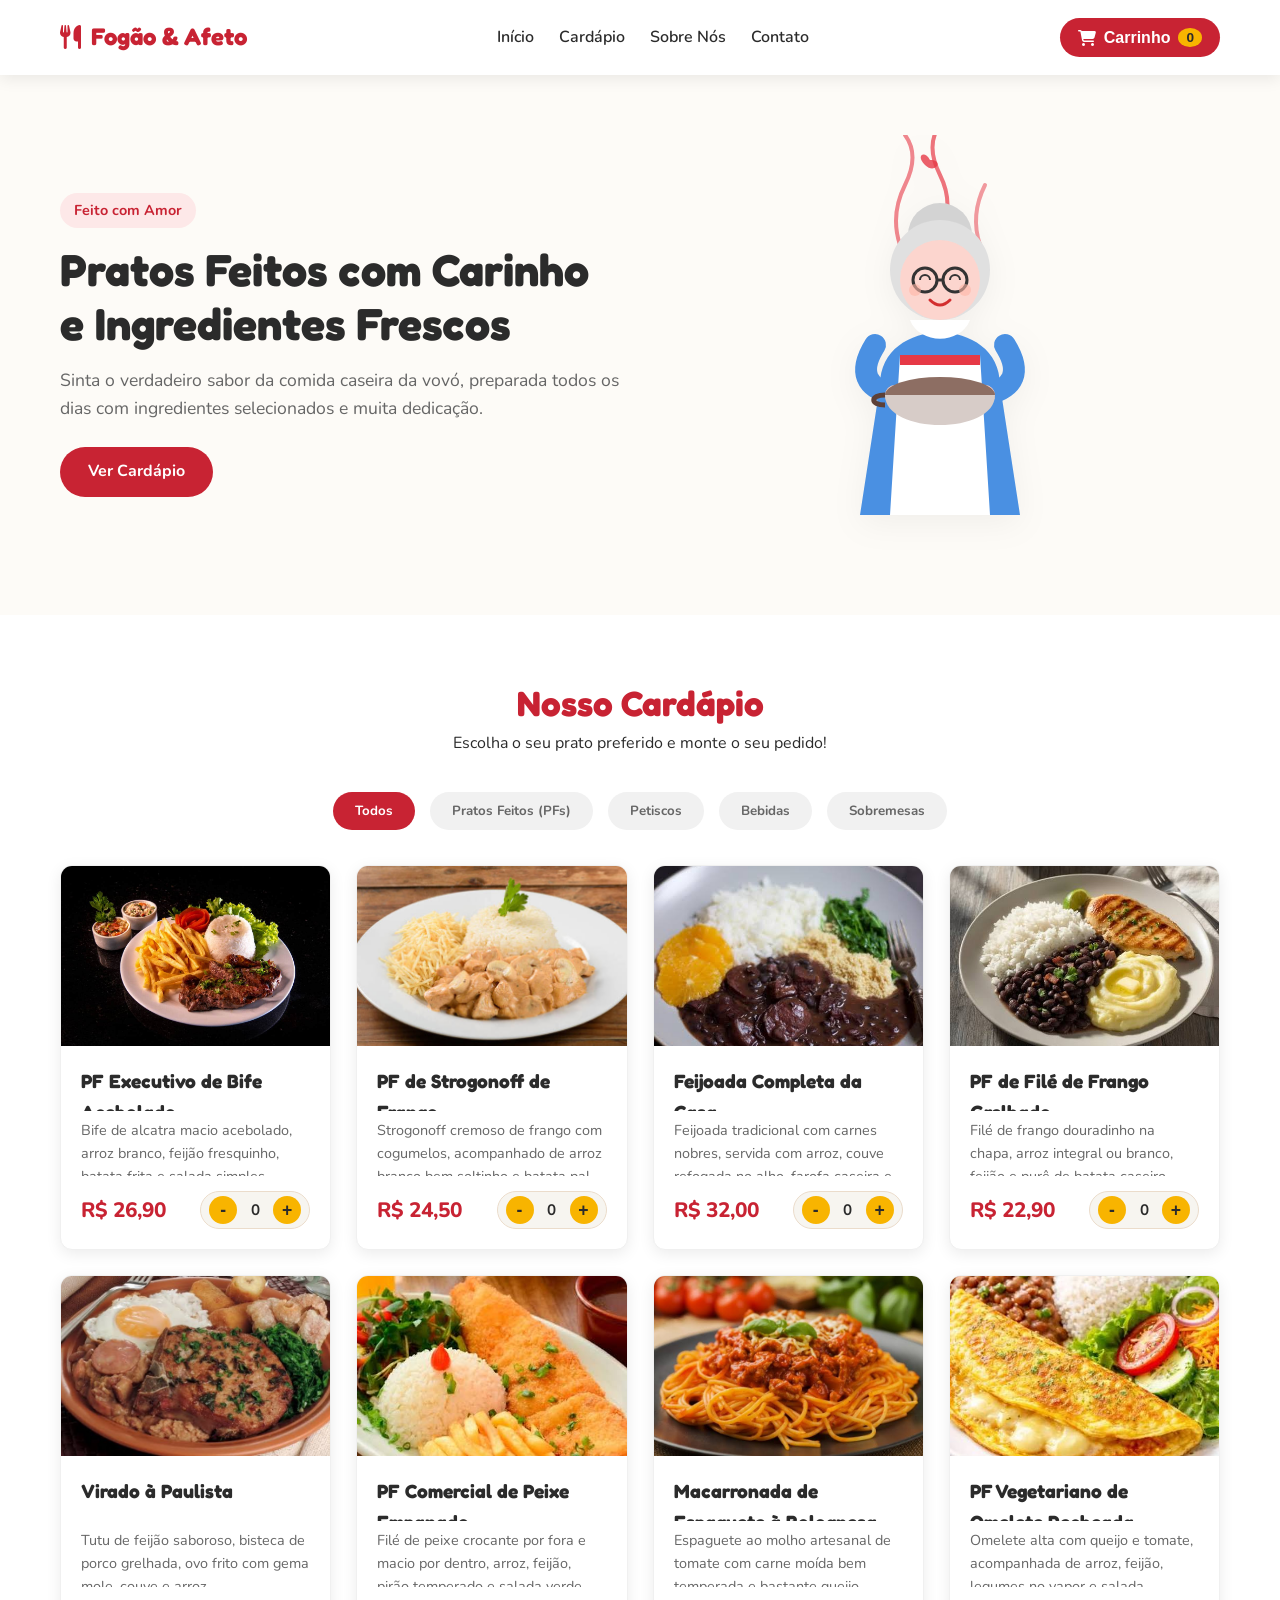
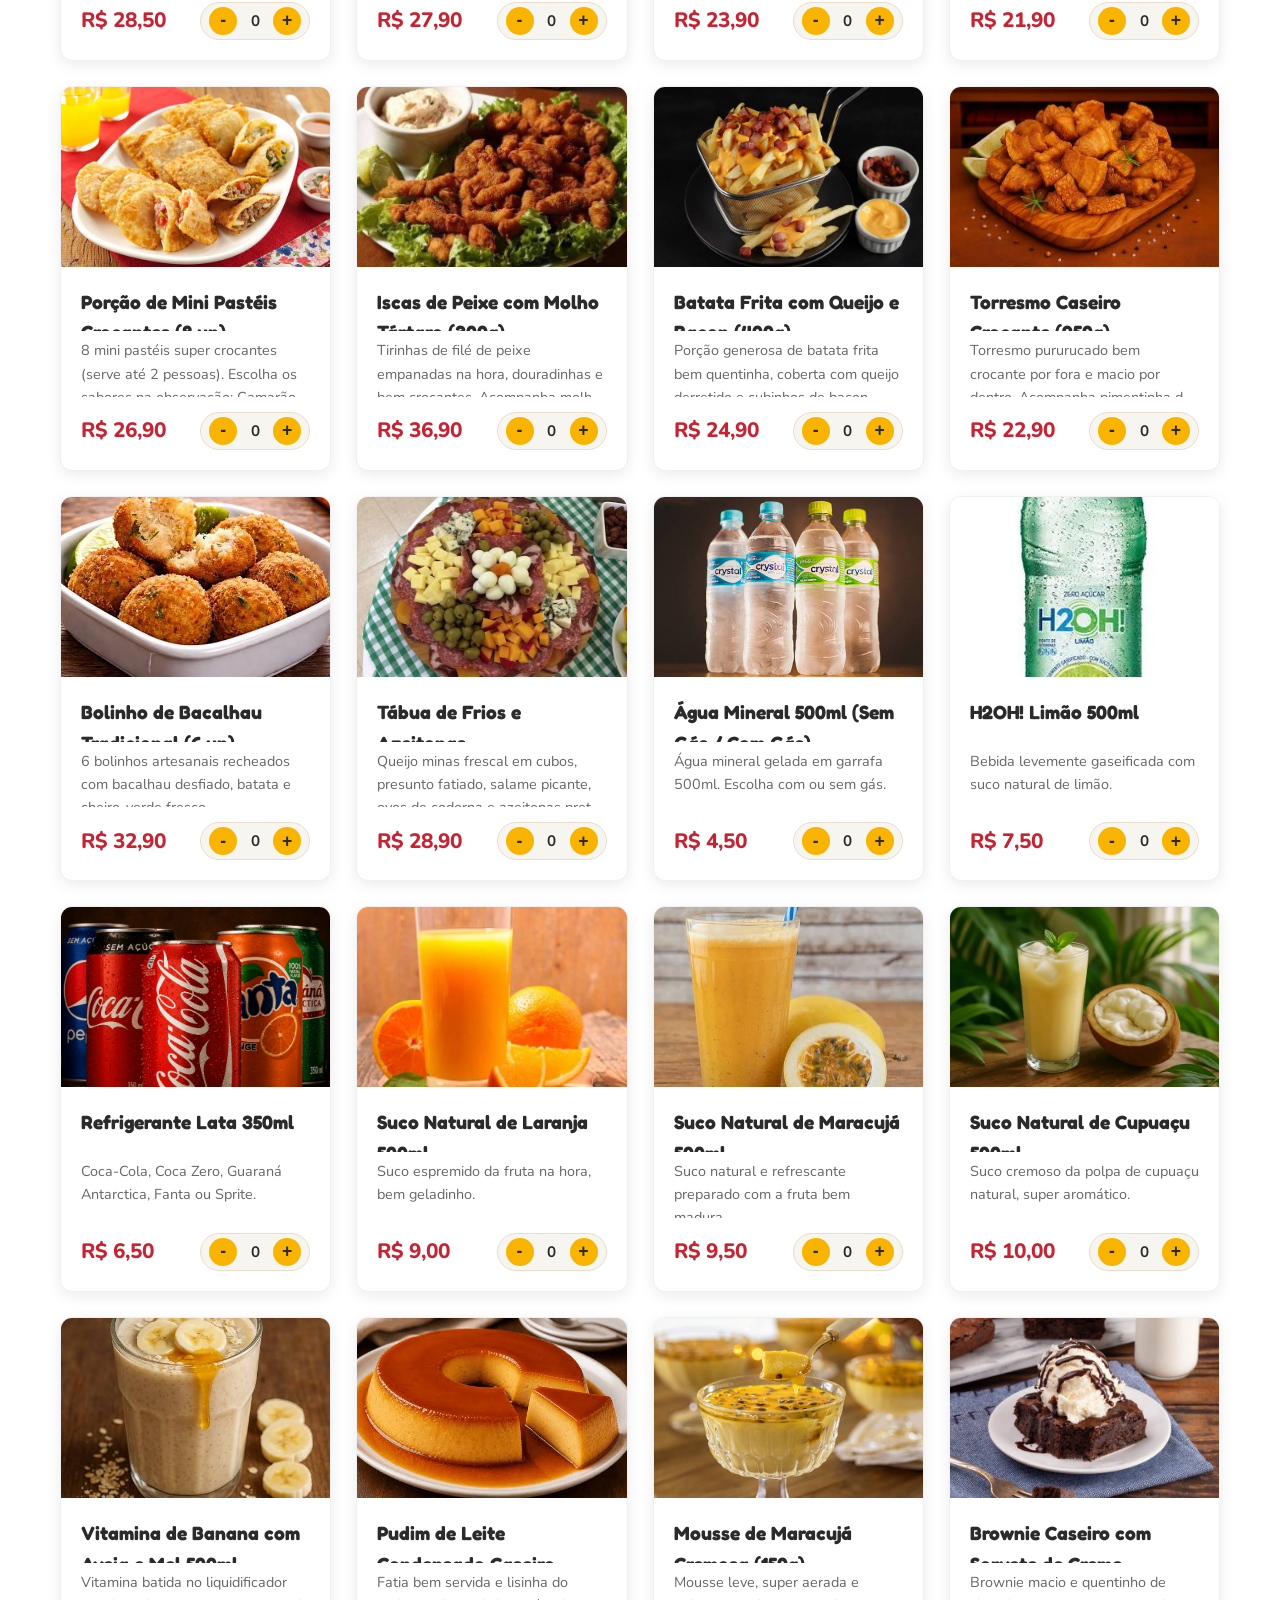
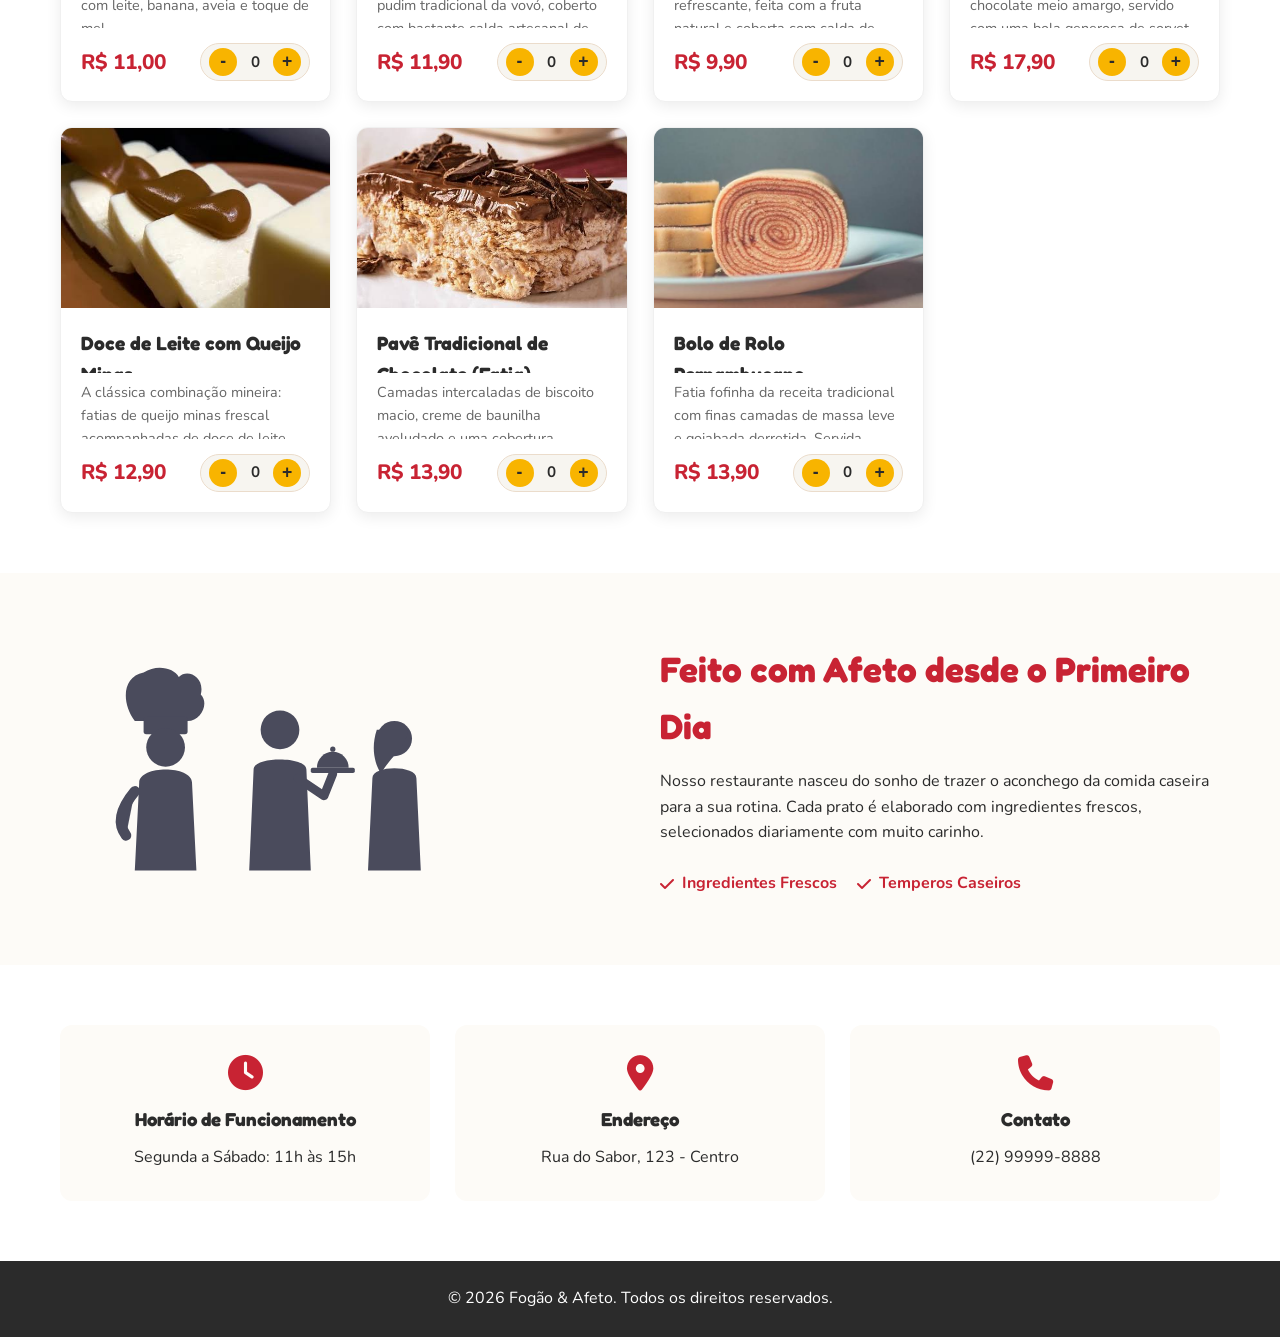
<file: index.html>
<!DOCTYPE html>
<html lang="pt-BR">

<head>
  <meta charset="UTF-8">
  <meta name="viewport" content="width=device-width, initial-scale=1.0">
  <title>Fogão e Afeto - Comida Caseira</title>
  <link rel="stylesheet" href="style.css">
  <!-- Google Fonts -->
  <link href="https://fonts.googleapis.com/css2?family=Fredoka:wght@400;600&family=Nunito:wght@400;600;700;800&display=swap" rel="stylesheet">
  <!-- FontAwesome para ícones -->
  <link rel="stylesheet" href="https://cdnjs.cloudflare.com/ajax/libs/font-awesome/6.4.0/css/all.min.css">
</head>

<body>

  <!-- NAVBAR -->
  <header class="navbar">
    <div class="container nav-container">
      <div class="logo">
        <i class="fa-solid fa-utensils"></i>
        <span>Fogão & Afeto</span>
      </div>
      <nav class="nav-menu">
        <a href="#home">Início</a>
        <a href="#cardapio">Cardápio</a>
        <a href="#sobre">Sobre Nós</a>
        <a href="#contato">Contato</a>
      </nav>
      <button class="cart-btn" id="open-cart-btn">
        <i class="fa-solid fa-cart-shopping"></i>
        <span>Carrinho</span>
        <span class="cart-count" id="cart-count">0</span>
      </button>
    </div>
  </header>

  <!-- HERO SECTION -->
  <section id="home" class="hero">
    <div class="container hero-content">
      <div class="hero-text">
        <span class="badge">Feito com Amor</span>
        <h1>Pratos Feitos com Carinho e Ingredientes Frescos</h1>
        <p>Sinta o verdadeiro sabor da comida caseira da vovó, preparada todos os dias com ingredientes selecionados e muita dedicação.</p>
        <a href="#cardapio" class="btn btn-primary">Ver Cardápio</a>
      </div>
      <div class="hero-image">
        <svg viewBox="0 0 400 420" class="vovo-svg" xmlns="http://www.w3.org/2000/svg">
          <!-- Vapores / Fumacinha com corações -->
          <path d="M 160 110 Q 150 80 165 50 Q 180 20 165 0" fill="none" stroke="#E63946" stroke-width="4" stroke-linecap="round" opacity="0.6" />
          <path d="M 200 100 Q 215 70 200 40 Q 185 10 200 -10" fill="none" stroke="#E63946" stroke-width="4" stroke-linecap="round" opacity="0.7" />
          <path d="M 240 110 Q 230 80 245 50" fill="none" stroke="#E63946" stroke-width="4" stroke-linecap="round" opacity="0.5" />
          <path d="M 190 25 C 185 15, 175 20, 185 30 C 195 40, 205 25, 190 25 Z" fill="#E63946" opacity="0.8" />

          <!-- Cabelo Coque -->
          <circle cx="200" cy="100" r="32" fill="#D3D3D3" />
          <circle cx="200" cy="135" r="50" fill="#E0E0E0" />

          <!-- Rosto -->
          <circle cx="200" cy="145" r="40" fill="#FCD5CE" />

          <!-- Óculos e Olhos -->
          <circle cx="185" cy="145" r="12" fill="none" stroke="#333" stroke-width="3" />
          <circle cx="215" cy="145" r="12" fill="none" stroke="#333" stroke-width="3" />
          <line x1="197" y1="145" x2="203" y2="145" stroke="#333" stroke-width="3" />
          <path d="M 180 145 A 5 5 0 0 1 190 145" fill="none" stroke="#333" stroke-width="2" />
          <path d="M 210 145 A 5 5 0 0 1 220 145" fill="none" stroke="#333" stroke-width="2" />

          <!-- Sorriso e Bochechas -->
          <path d="M 190 165 Q 200 175 210 165" fill="none" stroke="#D32F2F" stroke-width="3" stroke-linecap="round" />
          <circle cx="175" cy="155" r="6" fill="#FFB5A7" opacity="0.6" />
          <circle cx="225" cy="155" r="6" fill="#FFB5A7" opacity="0.6" />

          <!-- Roupa / Vestido -->
          <path d="M 140 250 C 140 180, 260 180, 260 250 L 280 380 L 120 380 Z" fill="#4A90E2" />
          <path d="M 170 185 C 180 210, 220 210, 230 185 Z" fill="#FFF" />

          <!-- Avental -->
          <path d="M 160 220 L 240 220 L 250 380 L 150 380 Z" fill="#FFFFFF" />
          <path d="M 160 220 L 240 220 L 240 230 L 160 230 Z" fill="#E63946" />

          <!-- Braços segurando a panela -->
          <path d="M 135 210 Q 110 250 155 260" fill="none" stroke="#4A90E2" stroke-width="22" stroke-linecap="round" />
          <path d="M 265 210 Q 290 250 245 260" fill="none" stroke="#4A90E2" stroke-width="22" stroke-linecap="round" />
          <circle cx="155" cy="260" r="10" fill="#FCD5CE" />
          <circle cx="245" cy="260" r="10" fill="#FCD5CE" />

          <!-- Panela de Comida -->
          <ellipse cx="200" cy="260" rx="55" ry="18" fill="#8D6E63" />
          <path d="M 145 260 C 145 300, 255 300, 255 260 Z" fill="#D7CCC8" />
          <path d="M 145 260 C 130 260, 130 270, 145 270" fill="none" stroke="#5D4037" stroke-width="5" />
        </svg>
      </div>
    </div>
  </section>

  <!-- SEÇÃO CARDÁPIO -->
  <section id="cardapio" class="menu-section">
    <div class="container">
      <div class="section-header">
        <h2>Nosso Cardápio</h2>
        <p>Escolha o seu prato preferido e monte o seu pedido!</p>
      </div>

      <!-- Filtros de Categoria (Com a nova categoria Aperitivos / Petiscos) -->
      <div class="category-filters">
        <button class="filter-btn active" data-category="todos">Todos</button>
        <button class="filter-btn" data-category="pfs">Pratos Feitos (PFs)</button>
        <button class="filter-btn" data-category="aperitivos">Petiscos</button>
        <button class="filter-btn" data-category="bebidas">Bebidas</button>
        <button class="filter-btn" data-category="sobremesas">Sobremesas</button>
      </div>

      <!-- Grid de Pratos (Renderizado dinamicamente via JS) -->
      <div class="menu-grid" id="menu-grid"></div>
    </div>
  </section>

  <!-- SEÇÃO SOBRE NÓS -->
  <section id="sobre" class="about-section">
    <div class="container about-container">
      <div class="about-image">
        <svg viewBox="0 0 500 300" class="team-silhouettes" xmlns="http://www.w3.org/2000/svg">
          <g fill="#2B2D42">
            <!-- 1. Chef de Cozinha -->
            <path d="M 85 100 C 70 80, 70 50, 95 45 C 110 35, 130 40, 135 50 C 145 40, 165 50, 160 70 C 170 80, 160 100, 145 100 Z" />
            <rect x="95" y="95" width="50" height="20" rx="3" />
            <circle cx="120" cy="130" r="22" />
            <path d="M 85 270 L 90 170 C 90 150, 150 150, 150 170 L 155 270 Z" />
            <path d="M 85 180 Q 60 210 75 230" stroke="#2B2D42" stroke-width="12" stroke-linecap="round" />

            <!-- 2. Garçom com Bandeja -->
            <circle cx="250" cy="110" r="22" />
            <path d="M 215 270 L 220 155 C 220 140, 280 140, 280 155 L 285 270 Z" />
            <path d="M 270 165 L 300 185 L 310 160" fill="none" stroke="#2B2D42" stroke-width="10" stroke-linecap="round" stroke-linejoin="round" />
            <rect x="285" y="153" width="50" height="6" rx="2" />
            <path d="M 292 153 A 18 18 0 0 1 328 153 Z" />
            <circle cx="310" cy="132" r="3" />

            <!-- 3. Moça no Caixa -->
            <circle cx="380" cy="120" r="20" />
            <path d="M 360 110 C 350 140, 365 160, 365 160 C 375 140, 395 130, 395 110 Z" />
            <path d="M 350 270 L 355 165 C 355 150, 405 150, 405 165 L 410 270 Z" />
          </g>
        </svg>
      </div>
      <div class="about-text">
        <h2>Feito com Afeto desde o Primeiro Dia</h2>
        <p>Nosso restaurante nasceu do sonho de trazer o aconchego da comida caseira para a sua rotina. Cada prato é elaborado com ingredientes frescos, selecionados diariamente com muito carinho.</p>
        <div class="features">
          <div class="feature-item"><i class="fa-solid fa-check"></i> Ingredientes Frescos</div>
          <div class="feature-item"><i class="fa-solid fa-check"></i> Temperos Caseiros</div>
        </div>
      </div>
    </div>
  </section>

  <!-- SEÇÃO DE CONTATO E HORÁRIOS -->
  <section id="contato" class="info-section">
    <div class="container info-grid">
      <div class="info-card">
        <i class="fa-solid fa-clock"></i>
        <h3>Horário de Funcionamento</h3>
        <p>Segunda a Sábado: 11h às 15h</p>
      </div>
      <div class="info-card">
        <i class="fa-solid fa-location-dot"></i>
        <h3>Endereço</h3>
        <p>Rua do Sabor, 123 - Centro</p>
      </div>
      <div class="info-card">
        <i class="fa-solid fa-phone"></i>
        <h3>Contato</h3>
        <p>(22) 99999-8888</p>
      </div>
    </div>
  </section>

  <!-- FOOTER -->
  <footer class="footer">
    <p>&copy; 2026 Fogão & Afeto. Todos os direitos reservados.</p>
  </footer>

  <!-- MODAL DO CARRINHO DE COMPRAS -->
  <div class="cart-modal" id="cart-modal">
    <div class="cart-modal-content">
      <div class="cart-header">
        <h3>Seu Pedido</h3>
        <button class="close-btn" id="close-cart-btn">&times;</button>
      </div>

      <div class="cart-items" id="cart-items">
        <!-- Itens do carrinho aparecem aqui dinamicamente -->
      </div>

      <div class="cart-footer">
        <div class="cart-summary">
          <div class="summary-line">
            <span>Subtotal</span>
            <span id="subtotal-val">R$ 0,00</span>
          </div>
          <div class="summary-line">
            <span>Taxa de Entrega</span>
            <span>R$ 5,00</span>
          </div>
          <div class="summary-line total">
            <span>Total</span>
            <span id="total-val">R$ 0,00</span>
          </div>
        </div>
        <button class="btn-checkout" id="checkout-btn">
          <i class="fa-brands fa-whatsapp"></i> Finalizar Pedido no WhatsApp
        </button>
      </div>
    </div>
  </div>

  <!-- Toast / Notificação Flutuante -->
  <div id="toast-notification" class="toast-notification"></div>

  <script src="script.js"></script>
</body>

</html>
</file>
<file: style.css>
/* RESET BÁSICO */
* {
  margin: 0;
  padding: 0;
  box-sizing: border-box;
}

html {
  scroll-behavior: smooth;
}

:root {
  --primary-color: #c82333;
  --primary-hover: #a71d2a;
  --secondary-color: #f8b400;
  --text-dark: #2b2b2b;
  --text-light: #666666;
  --bg-light: #fdfbf7;
  --white: #ffffff;
  --shadow: 0 4px 15px rgba(0, 0, 0, 0.08);
  --radius: 12px;
}

body {
  font-family: "Nunito", sans-serif;
  background-color: var(--bg-light);
  color: var(--text-dark);
  line-height: 1.6;
}

h1,
h2,
h3,
.logo span {
  font-family: "Fredoka", sans-serif;
}

.container {
  max-width: 1200px;
  margin: 0 auto;
  padding: 0 20px;
}

/* NAVBAR */
.navbar {
  background-color: var(--white);
  box-shadow: var(--shadow);
  position: sticky;
  top: 0;
  z-index: 100;
}

.nav-container {
  display: flex;
  justify-content: space-between;
  align-items: center;
  height: 75px;
}

.logo {
  display: flex;
  align-items: center;
  gap: 10px;
  font-size: 1.5rem;
  font-weight: 700;
  color: var(--primary-color);
}

.nav-menu {
  display: flex;
  gap: 25px;
}

.nav-menu a {
  text-decoration: none;
  color: var(--text-dark);
  font-weight: 600;
  transition: color 0.2s;
}

.nav-menu a:hover {
  color: var(--primary-color);
}

.cart-btn {
  background-color: var(--primary-color);
  color: var(--white);
  border: none;
  padding: 10px 18px;
  border-radius: 20px;
  cursor: pointer;
  display: flex;
  align-items: center;
  gap: 8px;
  font-size: 1rem;
  font-weight: 700;
  transition: background-color 0.2s;
}

.cart-btn:hover {
  background-color: var(--primary-hover);
}

.cart-count {
  background-color: var(--secondary-color);
  color: var(--text-dark);
  padding: 2px 8px;
  border-radius: 50%;
  font-size: 0.85rem;
}

/* HERO SECTION */
.hero {
  padding: 60px 0;
}

.hero-content {
  display: grid;
  grid-template-columns: 1fr 1fr;
  align-items: center;
  gap: 40px;
}

.badge {
  background-color: #fde8e8;
  color: var(--primary-color);
  padding: 6px 14px;
  border-radius: 20px;
  font-weight: 700;
  font-size: 0.9rem;
  display: inline-block;
  margin-bottom: 15px;
}

.hero-text h1 {
  font-size: 2.8rem;
  color: var(--text-dark);
  line-height: 1.2;
  margin-bottom: 15px;
}

.hero-text p {
  color: var(--text-light);
  font-size: 1.1rem;
  margin-bottom: 25px;
}

.btn {
  display: inline-block;
  padding: 12px 28px;
  border-radius: 30px;
  text-decoration: none;
  font-weight: 700;
  transition:
    transform 0.2s,
    background-color 0.2s;
}

.btn-primary {
  background-color: var(--primary-color);
  color: var(--white);
}

.btn-primary:hover {
  background-color: var(--primary-hover);
  transform: translateY(-2px);
}

.hero-image {
  display: flex;
  justify-content: center;
  align-items: center;
  background: transparent;
}

.vovo-svg {
  width: 100%;
  max-width: 400px;
  height: auto;
  filter: drop-shadow(0px 8px 16px rgba(0, 0, 0, 0.05));
}

/* CARDÁPIO & PADRONIZAÇÃO RIGOROSA DE ALTURA/LARGURA */
.menu-section {
  padding: 60px 0;
  background-color: var(--white);
}

.section-header {
  text-align: center;
  margin-bottom: 35px;
}

.section-header h2 {
  font-size: 2.2rem;
  color: var(--primary-color);
}

.category-filters {
  display: flex;
  justify-content: center;
  gap: 15px;
  margin-bottom: 35px;
  flex-wrap: wrap;
}

.filter-btn {
  background-color: #f1f1f1;
  border: none;
  padding: 10px 22px;
  border-radius: 20px;
  cursor: pointer;
  font-weight: 700;
  font-family: "Nunito", sans-serif;
  color: var(--text-light);
  transition: all 0.2s;
}

.filter-btn.active,
.filter-btn:hover {
  background-color: var(--primary-color);
  color: var(--white);
}

.menu-grid {
  display: grid;
  grid-template-columns: repeat(auto-fill, minmax(260px, 1fr));
  gap: 25px;
}

.card {
  background-color: var(--white);
  border-radius: var(--radius);
  overflow: hidden;
  box-shadow: var(--shadow);
  border: 1px solid #f0f0f0;
  display: flex;
  flex-direction: column;
  transition: transform 0.2s;
  height: 100%;
}

.card:hover {
  transform: translateY(-5px);
}

/* PADRONIZAÇÃO AUTOMÁTICA DE FOTOS: Altura e largura fixas sem deformar */
.card-img {
  width: 100%;
  height: 180px;
  min-height: 180px;
  max-height: 180px;
  object-fit: cover;
  background-color: #f1f5f9;
}

.card-body {
  padding: 20px;
  display: flex;
  flex-direction: column;
  flex-grow: 1;
}

.card-title {
  font-size: 1.2rem;
  margin-bottom: 8px;
  height: 2.8rem;
  overflow: hidden;
  display: -webkit-box;
  -webkit-line-clamp: 2;
  -webkit-box-orient: vertical;
}

.card-desc {
  font-size: 0.9rem;
  color: var(--text-light);
  margin-bottom: 15px;
  flex-grow: 1;
  height: 3.6rem;
  overflow: hidden;
  display: -webkit-box;
  -webkit-line-clamp: 3;
  -webkit-box-orient: vertical;
}

.card-footer {
  display: flex;
  justify-content: space-between;
  align-items: center;
  margin-top: auto;
}

.card-price {
  font-size: 1.3rem;
  font-weight: 800;
  color: var(--primary-color);
}

/* Seletor de Quantidade */
.qty-selector {
  display: flex;
  align-items: center;
  gap: 8px;
  background-color: #f7f5f0;
  padding: 4px 8px;
  border-radius: 20px;
  border: 1px solid #ebdccb;
}

.qty-btn {
  width: 28px;
  height: 28px;
  border-radius: 50%;
  border: none;
  background-color: #f8b400;
  color: #2b2b2b;
  font-weight: 800;
  font-size: 1.1rem;
  cursor: pointer;
  display: flex;
  align-items: center;
  justify-content: center;
  transition:
    transform 0.1s ease,
    background-color 0.2s ease;
  line-height: 1;
}

.qty-btn:hover {
  background-color: #e0a200;
}

.qty-btn:active {
  transform: scale(0.92);
}

.qty-value {
  font-weight: 700;
  font-size: 0.95rem;
  color: #2b2b2b;
  min-width: 20px;
  text-align: center;
}

/* SOBRE NÓS */
.about-section {
  padding: 60px 0;
}

.about-container {
  display: grid;
  grid-template-columns: 1fr 1fr;
  align-items: center;
  gap: 40px;
}

.team-silhouettes {
  width: 100%;
  max-width: 440px;
  height: auto;
  opacity: 0.85;
}

.about-text h2 {
  font-size: 2.2rem;
  color: var(--primary-color);
  margin-bottom: 15px;
}

.features {
  display: flex;
  gap: 20px;
  margin-top: 25px;
}

.feature-item {
  display: flex;
  align-items: center;
  gap: 8px;
  font-weight: 700;
  color: var(--primary-color);
}

/* CONTATO */
.info-section {
  padding: 60px 0;
  background-color: var(--white);
}

.info-grid {
  display: grid;
  grid-template-columns: repeat(auto-fit, minmax(280px, 1fr));
  gap: 25px;
}

.info-card {
  text-align: center;
  padding: 30px;
  background-color: var(--bg-light);
  border-radius: var(--radius);
}

.info-card i {
  font-size: 2.2rem;
  color: var(--primary-color);
  margin-bottom: 15px;
}

.info-card h3 {
  margin-bottom: 10px;
}

/* FOOTER */
.footer {
  background-color: var(--text-dark);
  color: var(--white);
  text-align: center;
  padding: 25px 0;
}

/* MODAL CARRINHO */
.cart-modal {
  position: fixed;
  top: 0;
  left: 0;
  width: 100%;
  height: 100%;
  background-color: rgba(0, 0, 0, 0.5);
  display: none;
  justify-content: center;
  align-items: center;
  z-index: 1000;
}

.cart-modal.open {
  display: flex;
}

.cart-modal-content {
  background-color: var(--white);
  width: 90%;
  max-width: 450px;
  border-radius: var(--radius);
  padding: 25px;
  max-height: 85vh;
  display: flex;
  flex-direction: column;
}

.cart-header {
  display: flex;
  justify-content: space-between;
  align-items: center;
  border-bottom: 1px solid #eee;
  padding-bottom: 15px;
}

.close-btn {
  background: none;
  border: none;
  font-size: 1.8rem;
  cursor: pointer;
  color: var(--text-light);
}

.cart-items {
  flex-grow: 1;
  overflow-y: auto;
  padding: 15px 0;
  display: flex;
  flex-direction: column;
  gap: 12px;
}

.cart-item-row {
  display: flex;
  justify-content: space-between;
  align-items: center;
  background-color: #f9f9f9;
  padding: 10px;
  border-radius: 8px;
}

.cart-item-info {
  display: flex;
  flex-direction: column;
}

.cart-item-title {
  font-weight: 700;
  font-size: 0.95rem;
}

.cart-item-price {
  color: var(--primary-color);
  font-weight: 800;
}

.cart-item-actions {
  display: flex;
  align-items: center;
  gap: 10px;
}

.cart-summary {
  border-top: 1px solid #eee;
  padding-top: 15px;
  margin-bottom: 15px;
}

.summary-line {
  display: flex;
  justify-content: space-between;
  margin-bottom: 8px;
}

.summary-line.total {
  font-size: 1.2rem;
  font-weight: 800;
  color: var(--primary-color);
}

.btn-checkout {
  width: 100%;
  background-color: #25d366;
  color: var(--white);
  border: none;
  padding: 14px;
  border-radius: 30px;
  font-weight: 700;
  font-size: 1rem;
  cursor: pointer;
  display: flex;
  justify-content: center;
  align-items: center;
  gap: 10px;
}

.btn-checkout:hover {
  background-color: #1eb956;
}

/* Toast / Notificação Flutuante */
.toast-notification {
  position: fixed;
  bottom: 85px;
  left: 50%;
  transform: translateX(-50%) translateY(100px);
  background-color: #382319;
  color: #ffffff;
  padding: 10px 20px;
  border-radius: 25px;
  font-size: 0.9rem;
  font-weight: 600;
  box-shadow: 0 4px 15px rgba(0, 0, 0, 0.25);
  border: 1px solid #e5a73c;
  opacity: 0;
  visibility: hidden;
  transition: all 0.3s ease-in-out;
  z-index: 2000;
  display: flex;
  align-items: center;
  gap: 8px;
  white-space: nowrap;
}

.toast-notification.show {
  opacity: 1;
  visibility: visible;
  transform: translateX(-50%) translateY(0);
}

@media (max-width: 768px) {
  .hero-content,
  .about-container {
    grid-template-columns: 1fr;
    text-align: center;
  }
  .features {
    justify-content: center;
  }
  .nav-menu {
    display: none;
  }
}
</file>
